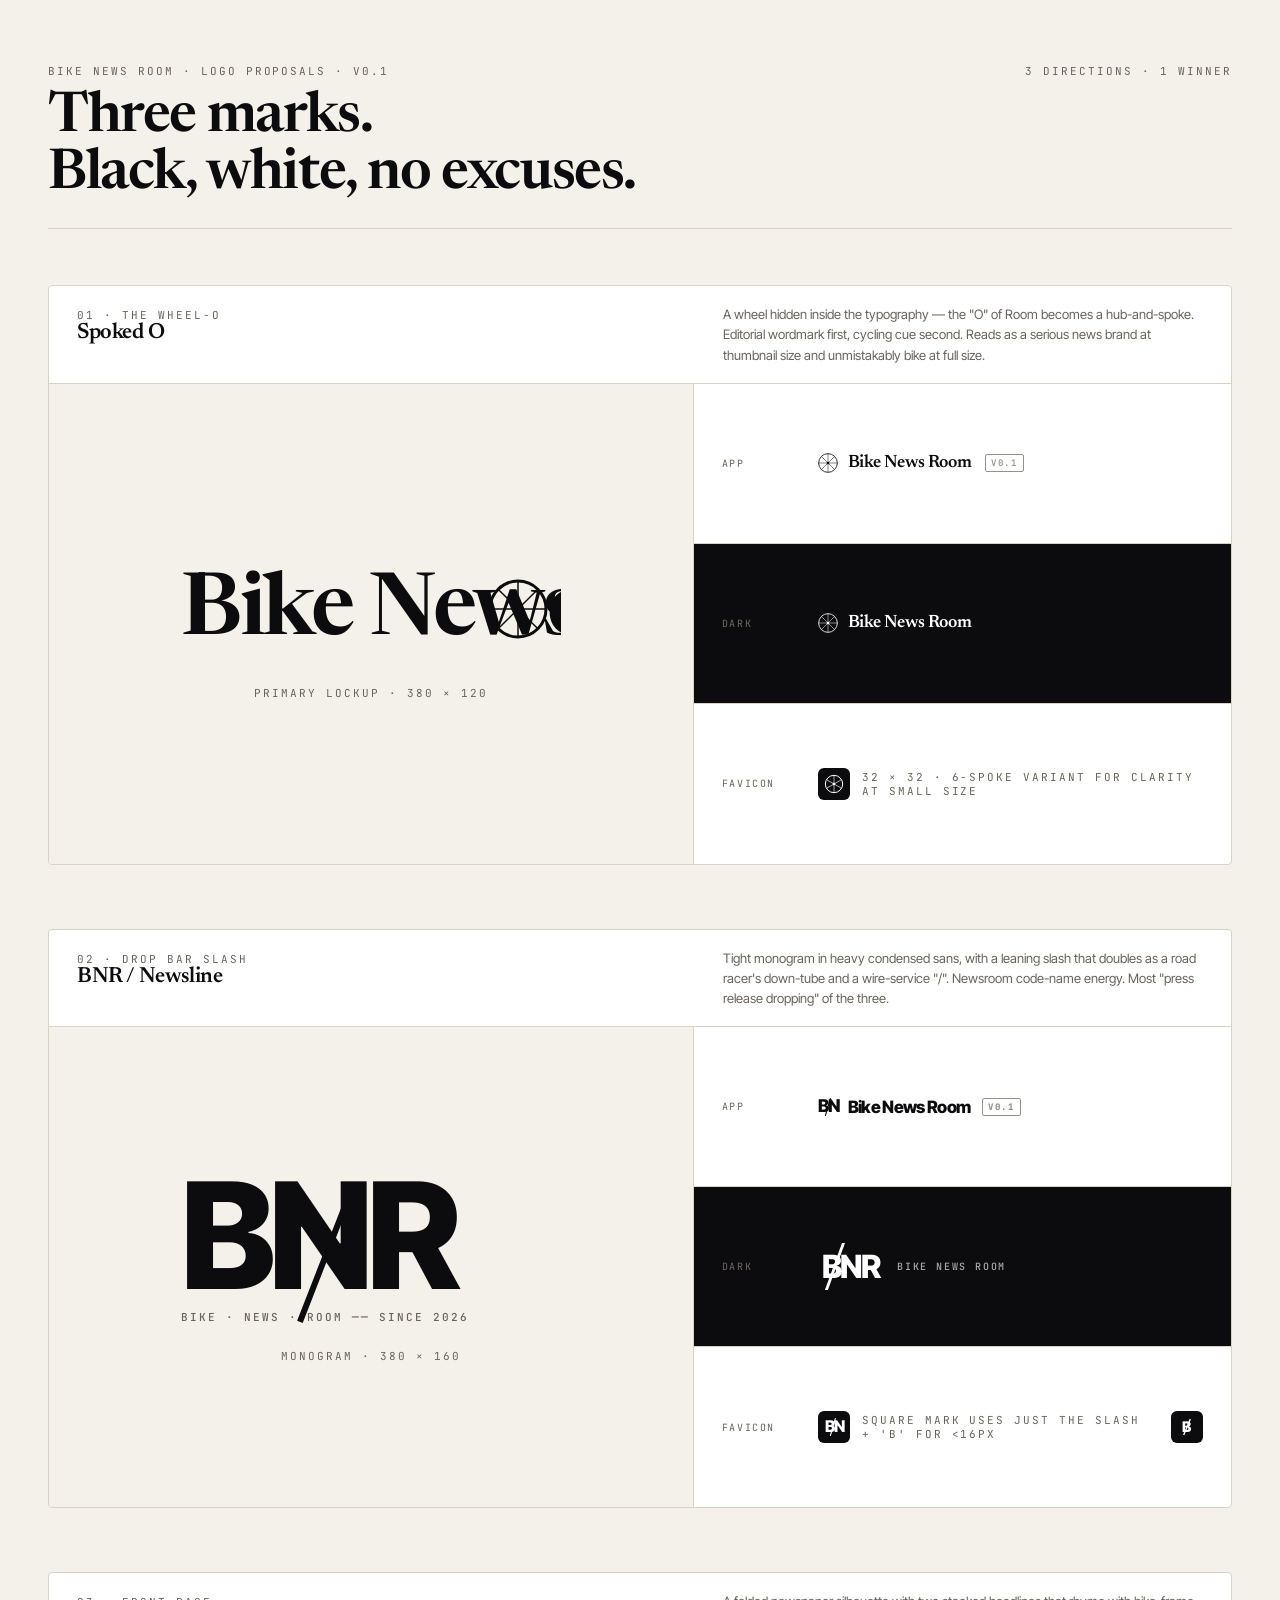
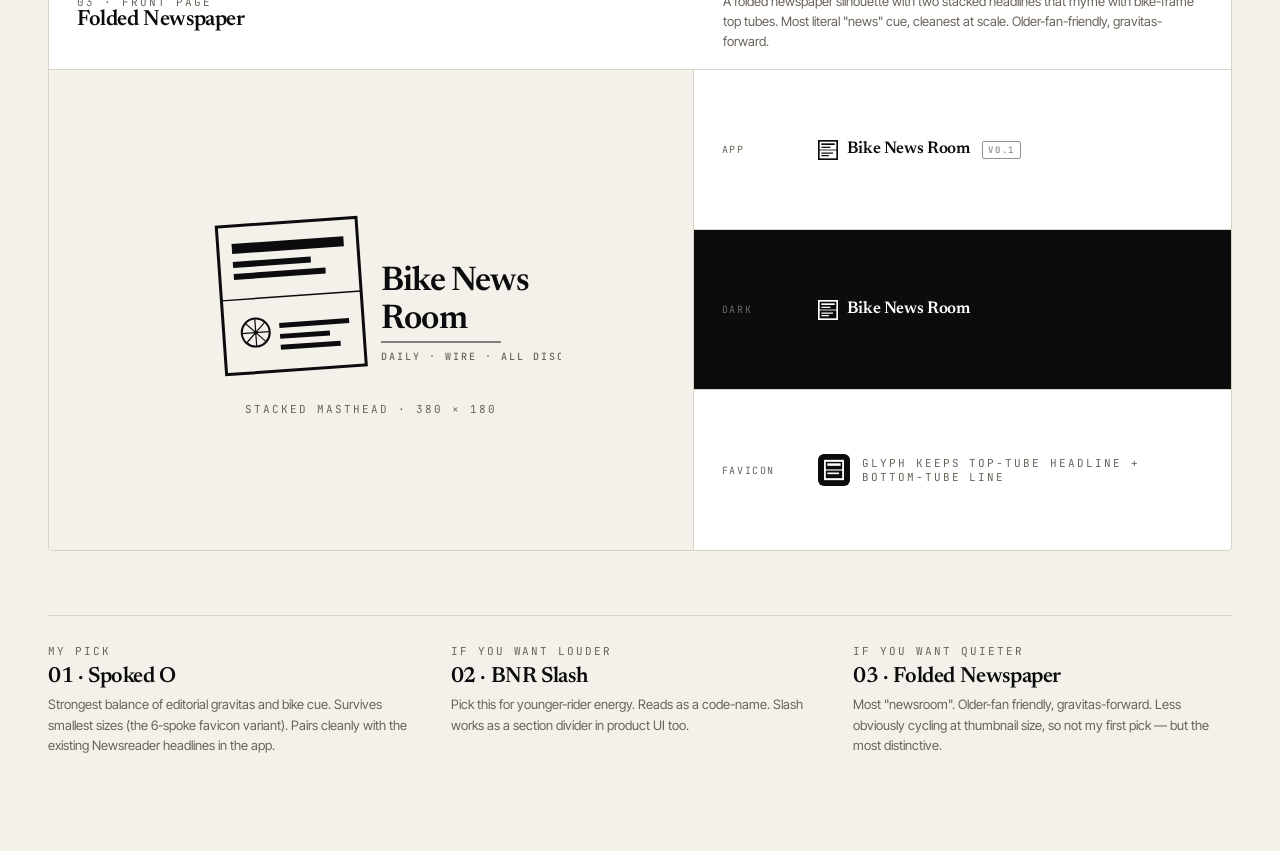
<file: Bike News Room-withlogo/Logo Options.html>
<!doctype html>
<html lang="en">
<head>
<meta charset="utf-8"/>
<meta name="viewport" content="width=device-width,initial-scale=1"/>
<title>Bike News Room — Logo options</title>
<link href="https://fonts.googleapis.com/css2?family=Newsreader:ital,opsz,wght@0,6..72,500;0,6..72,600;0,6..72,700&family=Inter+Tight:wght@500;600;700;800&family=JetBrains+Mono:wght@500;600&display=swap" rel="stylesheet"/>
<style>
  :root {
    --ink: #0c0c0e;
    --paper: #f4f1ea;
    --mute: #6a635a;
    --line: #d9d3c5;
    --serif: "Newsreader", Georgia, serif;
    --sans: "Inter Tight", -apple-system, sans-serif;
    --mono: "JetBrains Mono", ui-monospace, Menlo, monospace;
  }
  * { box-sizing: border-box; }
  html, body { margin: 0; padding: 0; }
  body {
    background: var(--paper);
    color: var(--ink);
    font-family: var(--sans);
    -webkit-font-smoothing: antialiased;
    padding: 64px 48px 96px;
  }
  .page {
    max-width: 1200px;
    margin: 0 auto;
  }
  header {
    border-bottom: 1px solid var(--line);
    padding-bottom: 24px;
    margin-bottom: 56px;
    display: flex; align-items: baseline; justify-content: space-between;
    gap: 24px; flex-wrap: wrap;
  }
  h1 {
    font-family: var(--serif);
    font-size: 56px;
    font-weight: 600;
    letter-spacing: -0.025em;
    line-height: 1.02;
    margin: 0;
    text-wrap: balance;
  }
  .meta {
    font-family: var(--mono);
    font-size: 11px;
    text-transform: uppercase;
    letter-spacing: 0.18em;
    color: var(--mute);
  }
  .grid {
    display: grid;
    grid-template-columns: 1fr;
    gap: 64px;
  }
  .opt {
    border: 1px solid var(--line);
    background: #fff;
    border-radius: 4px;
    overflow: hidden;
  }
  .opt-head {
    display: flex; align-items: baseline; justify-content: space-between;
    padding: 18px 28px;
    border-bottom: 1px solid var(--line);
    gap: 16px; flex-wrap: wrap;
  }
  .opt-id {
    font-family: var(--mono);
    font-size: 11px;
    color: var(--mute);
    text-transform: uppercase;
    letter-spacing: 0.18em;
  }
  .opt-name {
    font-family: var(--serif);
    font-size: 22px;
    font-weight: 600;
    letter-spacing: -0.018em;
  }
  .opt-rationale {
    font-size: 13px;
    color: var(--mute);
    line-height: 1.55;
    max-width: 60ch;
    margin-left: auto;
  }
  .opt-body {
    display: grid;
    grid-template-columns: 1.2fr 1fr;
    min-height: 480px;
  }
  @media (max-width: 900px) {
    .opt-body { grid-template-columns: 1fr; }
  }
  /* Hero — large mark on paper */
  .hero {
    background: var(--paper);
    display: grid;
    place-items: center;
    padding: 64px 32px;
    border-right: 1px solid var(--line);
    position: relative;
  }
  .hero::before, .hero::after {
    content: "";
    position: absolute;
    background-image: linear-gradient(var(--line), var(--line));
    background-size: 1px 12px;
    background-repeat: repeat-y;
    opacity: 0.5;
  }
  /* Specimen column with three uses */
  .specimen {
    display: grid;
    grid-template-rows: 1fr 1fr 1fr;
  }
  .spec-row {
    padding: 24px 28px;
    display: flex; align-items: center; gap: 16px;
    border-bottom: 1px solid var(--line);
    min-height: 110px;
  }
  .spec-row:last-child { border-bottom: 0; }
  .spec-tag {
    font-family: var(--mono);
    font-size: 10px;
    text-transform: uppercase;
    letter-spacing: 0.16em;
    color: var(--mute);
    width: 80px; flex: none;
  }
  .spec-content { flex: 1; display: flex; align-items: center; gap: 12px; }

  /* Inverted swatch */
  .inv { background: var(--ink); color: #fff; }
  .inv .spec-tag { color: #6f6960; }

  /* Logo lockup baseline */
  .lockup {
    display: inline-flex;
    align-items: center;
    gap: 10px;
    font-family: var(--serif);
    font-weight: 600;
    letter-spacing: -0.022em;
    color: currentColor;
  }
  .lockup .wm-mark { flex: none; }
  .lockup .wm-text { line-height: 1; }
  .lockup .wm-tag {
    font-family: var(--mono);
    font-size: 9px;
    text-transform: uppercase;
    letter-spacing: 0.18em;
    color: var(--mute);
    padding: 2px 5px;
    border: 1px solid currentColor;
    border-radius: 2px;
    margin-left: 4px;
    opacity: 0.7;
  }
  .inv .wm-tag { color: #aaa; border-color: #555; opacity: 1; }

  /* Favicon */
  .favicon {
    width: 32px; height: 32px;
    background: var(--ink); color: #fff;
    border-radius: 6px;
    display: grid; place-items: center;
    flex: none;
  }
  .favicon svg { display: block; }

  footer-note {
    display: block;
    margin-top: 48px;
    padding-top: 24px;
    border-top: 1px solid var(--line);
    font-family: var(--mono);
    font-size: 11px;
    color: var(--mute);
    text-transform: uppercase;
    letter-spacing: 0.14em;
  }
</style>
</head>
<body>
<div class="page">

<header>
  <div>
    <div class="meta" style="margin-bottom: 12px;">Bike News Room · Logo proposals · v0.1</div>
    <h1>Three marks.<br/>Black, white, no excuses.</h1>
  </div>
  <div class="meta">3 directions · 1 winner</div>
</header>

<div class="grid">

  <!-- ============ OPTION 1 ============ -->
  <section class="opt">
    <div class="opt-head">
      <div>
        <div class="opt-id">01 · The Wheel-O</div>
        <div class="opt-name">Spoked O</div>
      </div>
      <div class="opt-rationale">A wheel hidden inside the typography — the "O" of Room becomes a hub-and-spoke. Editorial wordmark first, cycling cue second. Reads as a serious news brand at thumbnail size and unmistakably bike at full size.</div>
    </div>
    <div class="opt-body">
      <div class="hero">
        <!-- Big lockup -->
        <div style="display: flex; flex-direction: column; align-items: center; gap: 18px;">
          <svg width="380" height="120" viewBox="0 0 380 120" fill="none" xmlns="http://www.w3.org/2000/svg" aria-label="Bike News Room">
            <text x="0" y="86" font-family="Newsreader, Georgia, serif" font-size="86" font-weight="600" letter-spacing="-2.4" fill="#0c0c0e">Bike News R</text>
            <!-- Wheel "O" -->
            <g transform="translate(308 32)">
              <circle cx="29" cy="29" r="28" stroke="#0c0c0e" stroke-width="3" fill="none"/>
              <circle cx="29" cy="29" r="4" fill="#0c0c0e"/>
              <line x1="29" y1="2" x2="29" y2="56" stroke="#0c0c0e" stroke-width="1.5"/>
              <line x1="29" y1="2" x2="29" y2="56" stroke="#0c0c0e" stroke-width="1.5" transform="rotate(45 29 29)"/>
              <line x1="29" y1="2" x2="29" y2="56" stroke="#0c0c0e" stroke-width="1.5" transform="rotate(90 29 29)"/>
              <line x1="29" y1="2" x2="29" y2="56" stroke="#0c0c0e" stroke-width="1.5" transform="rotate(135 29 29)"/>
            </g>
            <text x="366" y="86" font-family="Newsreader, Georgia, serif" font-size="86" font-weight="600" letter-spacing="-2.4" fill="#0c0c0e">om</text>
          </svg>
          <div class="meta">Primary lockup · 380 × 120</div>
        </div>
      </div>
      <div class="specimen">
        <!-- App header use -->
        <div class="spec-row">
          <div class="spec-tag">App</div>
          <div class="spec-content">
            <span class="lockup" style="font-size: 18px;">
              <svg class="wm-mark" width="20" height="20" viewBox="0 0 60 60" aria-hidden="true">
                <circle cx="30" cy="30" r="28" stroke="currentColor" stroke-width="2.5" fill="none"/>
                <circle cx="30" cy="30" r="4" fill="currentColor"/>
                <line x1="30" y1="2" x2="30" y2="58" stroke="currentColor" stroke-width="1.5"/>
                <line x1="30" y1="2" x2="30" y2="58" stroke="currentColor" stroke-width="1.5" transform="rotate(45 30 30)"/>
                <line x1="30" y1="2" x2="30" y2="58" stroke="currentColor" stroke-width="1.5" transform="rotate(90 30 30)"/>
                <line x1="30" y1="2" x2="30" y2="58" stroke="currentColor" stroke-width="1.5" transform="rotate(135 30 30)"/>
              </svg>
              <span class="wm-text">Bike News Room</span>
              <span class="wm-tag">v0.1</span>
            </span>
          </div>
        </div>
        <!-- Inverted -->
        <div class="spec-row inv">
          <div class="spec-tag">Dark</div>
          <div class="spec-content">
            <span class="lockup" style="font-size: 18px;">
              <svg class="wm-mark" width="20" height="20" viewBox="0 0 60 60" aria-hidden="true">
                <circle cx="30" cy="30" r="28" stroke="currentColor" stroke-width="2.5" fill="none"/>
                <circle cx="30" cy="30" r="4" fill="currentColor"/>
                <line x1="30" y1="2" x2="30" y2="58" stroke="currentColor" stroke-width="1.5"/>
                <line x1="30" y1="2" x2="30" y2="58" stroke="currentColor" stroke-width="1.5" transform="rotate(45 30 30)"/>
                <line x1="30" y1="2" x2="30" y2="58" stroke="currentColor" stroke-width="1.5" transform="rotate(90 30 30)"/>
                <line x1="30" y1="2" x2="30" y2="58" stroke="currentColor" stroke-width="1.5" transform="rotate(135 30 30)"/>
              </svg>
              <span class="wm-text">Bike News Room</span>
            </span>
          </div>
        </div>
        <!-- Favicon / mark only -->
        <div class="spec-row">
          <div class="spec-tag">Favicon</div>
          <div class="spec-content">
            <span class="favicon">
              <svg width="20" height="20" viewBox="0 0 60 60" aria-hidden="true">
                <circle cx="30" cy="30" r="26" stroke="#fff" stroke-width="3" fill="none"/>
                <circle cx="30" cy="30" r="4" fill="#fff"/>
                <line x1="30" y1="4" x2="30" y2="56" stroke="#fff" stroke-width="1.8"/>
                <line x1="30" y1="4" x2="30" y2="56" stroke="#fff" stroke-width="1.8" transform="rotate(60 30 30)"/>
                <line x1="30" y1="4" x2="30" y2="56" stroke="#fff" stroke-width="1.8" transform="rotate(120 30 30)"/>
              </svg>
            </span>
            <span class="meta">32 × 32 · 6-spoke variant for clarity at small size</span>
          </div>
        </div>
      </div>
    </div>
  </section>

  <!-- ============ OPTION 2 ============ -->
  <section class="opt">
    <div class="opt-head">
      <div>
        <div class="opt-id">02 · Drop Bar Slash</div>
        <div class="opt-name">BNR / Newsline</div>
      </div>
      <div class="opt-rationale">Tight monogram in heavy condensed sans, with a leaning slash that doubles as a road racer's down-tube and a wire-service "/". Newsroom code-name energy. Most "press release dropping" of the three.</div>
    </div>
    <div class="opt-body">
      <div class="hero">
        <div style="display: flex; flex-direction: column; align-items: center; gap: 18px;">
          <svg width="380" height="160" viewBox="0 0 380 160" xmlns="http://www.w3.org/2000/svg" aria-label="BNR">
            <!-- Big BNR -->
            <text x="0" y="118" font-family="Inter Tight, sans-serif" font-size="148" font-weight="800" letter-spacing="-6" fill="#0c0c0e">BNR</text>
            <!-- Slash overlay -->
            <line x1="170" y1="20" x2="120" y2="148" stroke="#0c0c0e" stroke-width="6" stroke-linecap="square"/>
            <!-- Tag below -->
            <text x="0" y="150" font-family="JetBrains Mono, monospace" font-size="11" font-weight="500" letter-spacing="2" fill="#6a635a">BIKE · NEWS · ROOM ── SINCE 2026</text>
          </svg>
          <div class="meta">Monogram · 380 × 160</div>
        </div>
      </div>
      <div class="specimen">
        <div class="spec-row">
          <div class="spec-tag">App</div>
          <div class="spec-content">
            <span class="lockup" style="font-family: var(--sans); font-weight: 800; font-size: 17px; letter-spacing: -0.04em; gap: 8px;">
              <svg width="22" height="22" viewBox="0 0 60 60" aria-hidden="true">
                <text x="0" y="44" font-family="Inter Tight" font-size="48" font-weight="800" letter-spacing="-2.4" fill="currentColor">BNR</text>
                <line x1="34" y1="6" x2="20" y2="54" stroke="currentColor" stroke-width="3"/>
              </svg>
              <span>Bike News Room</span>
              <span class="wm-tag">v0.1</span>
            </span>
          </div>
        </div>
        <div class="spec-row inv">
          <div class="spec-tag">Dark</div>
          <div class="spec-content">
            <span style="font-family: var(--sans); font-weight: 800; font-size: 32px; letter-spacing: -0.05em; display: inline-flex; align-items: center; gap: 14px; color: #fff;">
              <span style="position: relative; padding: 0 4px;">
                BNR
                <span style="position: absolute; top: -4px; bottom: -4px; left: 38%; width: 3px; background: #fff; transform: skew(-20deg); transform-origin: top;"></span>
              </span>
              <span style="font-family: var(--mono); font-size: 10px; font-weight: 500; letter-spacing: 0.18em; text-transform: uppercase; color: #aaa;">Bike News Room</span>
            </span>
          </div>
        </div>
        <div class="spec-row">
          <div class="spec-tag">Favicon</div>
          <div class="spec-content">
            <span class="favicon">
              <svg width="22" height="22" viewBox="0 0 60 60">
                <text x="6" y="44" font-family="Inter Tight" font-size="44" font-weight="800" letter-spacing="-2.2" fill="#fff">BNR</text>
                <line x1="34" y1="6" x2="20" y2="54" stroke="#fff" stroke-width="3"/>
              </svg>
            </span>
            <span class="meta">Square mark uses just the slash + 'B' for &lt;16px</span>
            <span class="favicon" style="margin-left: 8px;">
              <svg width="20" height="20" viewBox="0 0 60 60">
                <text x="14" y="44" font-family="Inter Tight" font-size="44" font-weight="800" fill="#fff">B</text>
                <line x1="40" y1="6" x2="20" y2="54" stroke="#fff" stroke-width="4"/>
              </svg>
            </span>
          </div>
        </div>
      </div>
    </div>
  </section>

  <!-- ============ OPTION 3 ============ -->
  <section class="opt">
    <div class="opt-head">
      <div>
        <div class="opt-id">03 · Front Page</div>
        <div class="opt-name">Folded Newspaper</div>
      </div>
      <div class="opt-rationale">A folded newspaper silhouette with two stacked headlines that rhyme with bike-frame top tubes. Most literal "news" cue, cleanest at scale. Older-fan-friendly, gravitas-forward.</div>
    </div>
    <div class="opt-body">
      <div class="hero">
        <div style="display: flex; flex-direction: column; align-items: center; gap: 18px;">
          <svg width="380" height="180" viewBox="0 0 380 180" xmlns="http://www.w3.org/2000/svg" aria-label="Bike News Room">
            <!-- Folded paper rectangle, slight skew -->
            <g transform="translate(40 18) rotate(-4 70 70)">
              <rect x="0" y="0" width="140" height="148" fill="none" stroke="#0c0c0e" stroke-width="3"/>
              <line x1="0" y1="74" x2="140" y2="74" stroke="#0c0c0e" stroke-width="1.5"/>
              <!-- Headline lines / handlebars -->
              <rect x="14" y="18" width="112" height="10" fill="#0c0c0e"/>
              <rect x="14" y="36" width="78" height="6" fill="#0c0c0e"/>
              <rect x="14" y="48" width="92" height="6" fill="#0c0c0e"/>
              <!-- Lower half: a tiny chainring + text -->
              <circle cx="32" cy="108" r="14" stroke="#0c0c0e" stroke-width="2" fill="none"/>
              <circle cx="32" cy="108" r="2" fill="#0c0c0e"/>
              <line x1="32" y1="94" x2="32" y2="122" stroke="#0c0c0e" stroke-width="1.2"/>
              <line x1="18" y1="108" x2="46" y2="108" stroke="#0c0c0e" stroke-width="1.2"/>
              <line x1="22" y1="98" x2="42" y2="118" stroke="#0c0c0e" stroke-width="1.2"/>
              <line x1="22" y1="118" x2="42" y2="98" stroke="#0c0c0e" stroke-width="1.2"/>
              <rect x="56" y="100" width="70" height="5" fill="#0c0c0e"/>
              <rect x="56" y="111" width="50" height="5" fill="#0c0c0e"/>
              <rect x="56" y="122" width="60" height="5" fill="#0c0c0e"/>
            </g>
            <text x="200" y="86" font-family="Newsreader, Georgia, serif" font-size="34" font-weight="600" letter-spacing="-0.8" fill="#0c0c0e">Bike News</text>
            <text x="200" y="124" font-family="Newsreader, Georgia, serif" font-size="34" font-weight="600" letter-spacing="-0.8" fill="#0c0c0e">Room</text>
            <line x1="200" y1="138" x2="320" y2="138" stroke="#0c0c0e" stroke-width="1"/>
            <text x="200" y="156" font-family="JetBrains Mono, monospace" font-size="10" font-weight="500" letter-spacing="2" fill="#6a635a">DAILY · WIRE · ALL DISCIPLINES</text>
          </svg>
          <div class="meta">Stacked masthead · 380 × 180</div>
        </div>
      </div>
      <div class="specimen">
        <div class="spec-row">
          <div class="spec-tag">App</div>
          <div class="spec-content">
            <span class="lockup" style="font-size: 17px; gap: 9px;">
              <svg class="wm-mark" width="20" height="22" viewBox="0 0 24 26" aria-hidden="true">
                <rect x="1" y="2" width="22" height="22" fill="none" stroke="currentColor" stroke-width="2"/>
                <line x1="1" y1="13" x2="23" y2="13" stroke="currentColor" stroke-width="1"/>
                <rect x="4" y="5" width="16" height="2" fill="currentColor"/>
                <rect x="4" y="9" width="11" height="1.5" fill="currentColor"/>
                <rect x="4" y="16" width="14" height="1.5" fill="currentColor"/>
                <rect x="4" y="19" width="9" height="1.5" fill="currentColor"/>
              </svg>
              <span class="wm-text">Bike News Room</span>
              <span class="wm-tag">v0.1</span>
            </span>
          </div>
        </div>
        <div class="spec-row inv">
          <div class="spec-tag">Dark</div>
          <div class="spec-content">
            <span class="lockup" style="font-size: 17px; gap: 9px;">
              <svg class="wm-mark" width="20" height="22" viewBox="0 0 24 26" aria-hidden="true">
                <rect x="1" y="2" width="22" height="22" fill="none" stroke="currentColor" stroke-width="2"/>
                <line x1="1" y1="13" x2="23" y2="13" stroke="currentColor" stroke-width="1"/>
                <rect x="4" y="5" width="16" height="2" fill="currentColor"/>
                <rect x="4" y="9" width="11" height="1.5" fill="currentColor"/>
                <rect x="4" y="16" width="14" height="1.5" fill="currentColor"/>
                <rect x="4" y="19" width="9" height="1.5" fill="currentColor"/>
              </svg>
              <span class="wm-text">Bike News Room</span>
            </span>
          </div>
        </div>
        <div class="spec-row">
          <div class="spec-tag">Favicon</div>
          <div class="spec-content">
            <span class="favicon">
              <svg width="20" height="22" viewBox="0 0 24 26" aria-hidden="true">
                <rect x="1" y="2" width="22" height="22" fill="none" stroke="#fff" stroke-width="2.4"/>
                <line x1="1" y1="13" x2="23" y2="13" stroke="#fff" stroke-width="1.4"/>
                <rect x="4" y="5" width="16" height="3" fill="#fff"/>
                <rect x="4" y="16" width="14" height="2" fill="#fff"/>
              </svg>
            </span>
            <span class="meta">Glyph keeps top-tube headline + bottom-tube line</span>
          </div>
        </div>
      </div>
    </div>
  </section>

</div>

<div style="margin-top: 64px; padding-top: 28px; border-top: 1px solid var(--line); display: grid; grid-template-columns: repeat(3, 1fr); gap: 24px;">
  <div>
    <div class="meta" style="margin-bottom: 8px;">My pick</div>
    <div style="font-family: var(--serif); font-size: 22px; font-weight: 600; letter-spacing: -0.018em;">01 · Spoked O</div>
    <div style="font-size: 13px; color: var(--mute); line-height: 1.55; margin-top: 6px;">Strongest balance of editorial gravitas and bike cue. Survives smallest sizes (the 6-spoke favicon variant). Pairs cleanly with the existing Newsreader headlines in the app.</div>
  </div>
  <div>
    <div class="meta" style="margin-bottom: 8px;">If you want louder</div>
    <div style="font-family: var(--serif); font-size: 22px; font-weight: 600; letter-spacing: -0.018em;">02 · BNR Slash</div>
    <div style="font-size: 13px; color: var(--mute); line-height: 1.55; margin-top: 6px;">Pick this for younger-rider energy. Reads as a code-name. Slash works as a section divider in product UI too.</div>
  </div>
  <div>
    <div class="meta" style="margin-bottom: 8px;">If you want quieter</div>
    <div style="font-family: var(--serif); font-size: 22px; font-weight: 600; letter-spacing: -0.018em;">03 · Folded Newspaper</div>
    <div style="font-size: 13px; color: var(--mute); line-height: 1.55; margin-top: 6px;">Most "newsroom". Older-fan friendly, gravitas-forward. Less obviously cycling at thumbnail size, so not my first pick — but the most distinctive.</div>
  </div>
</div>

</div>
</body>
</html>
</file>
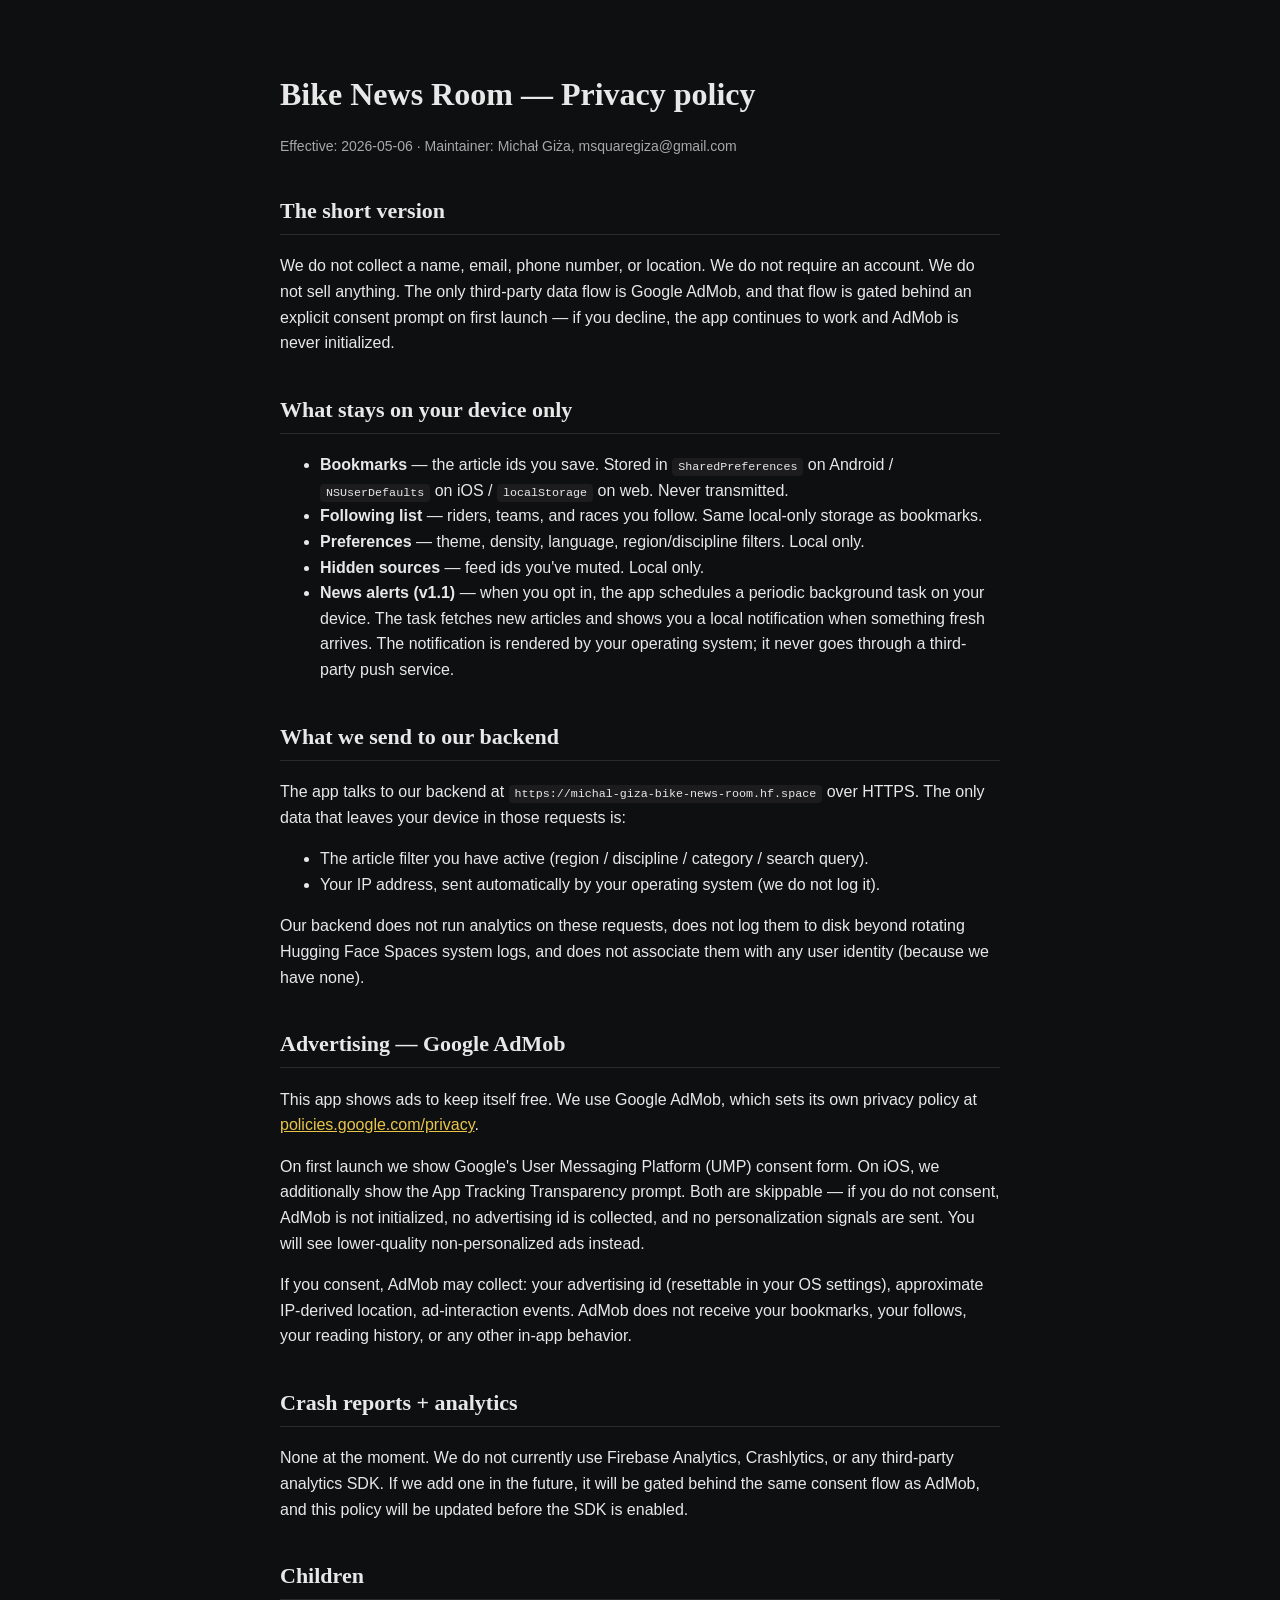
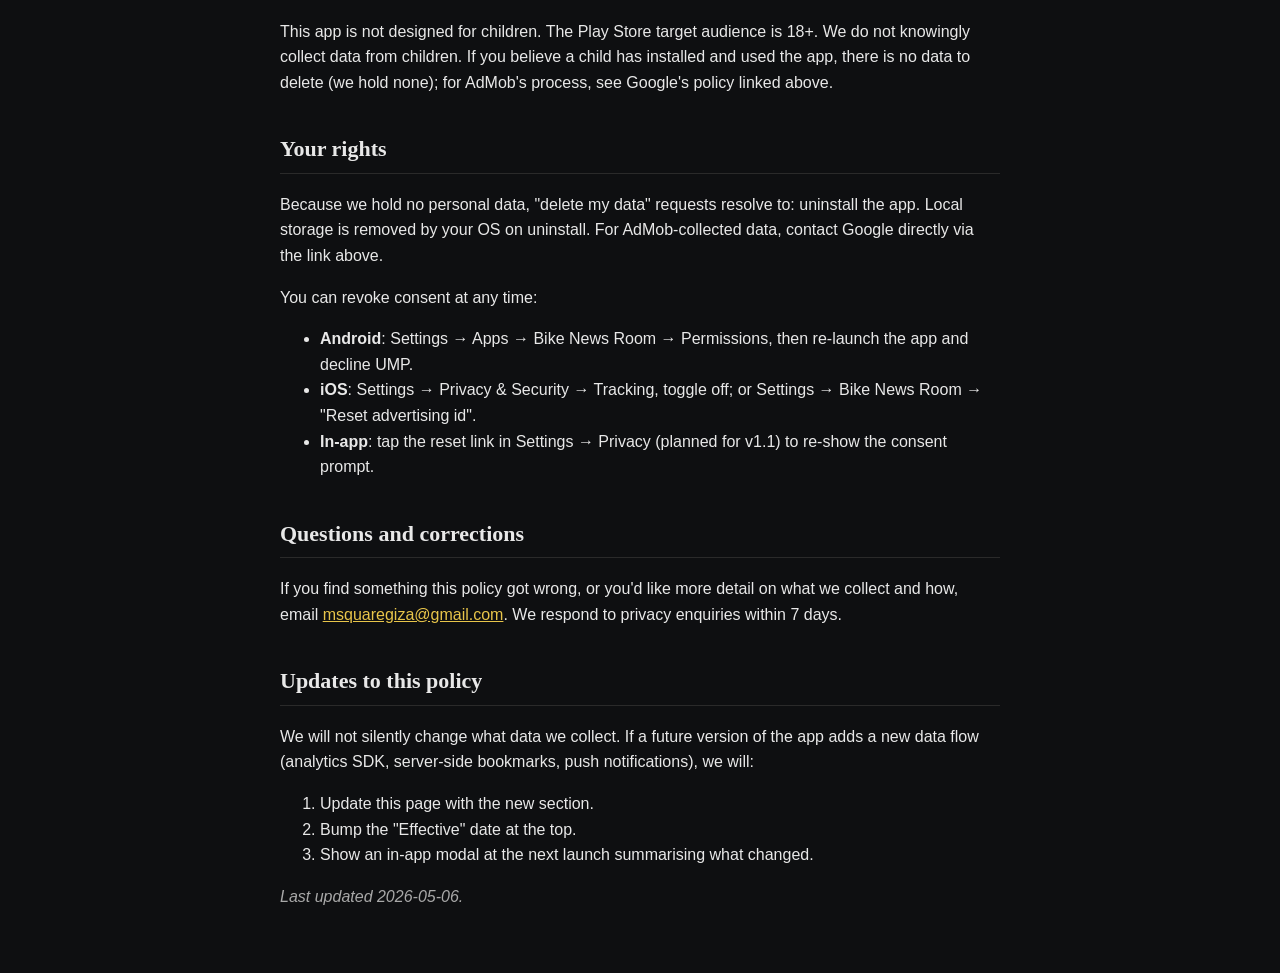
<file: frontend/web/privacy.html>
<!DOCTYPE html>
<html lang="en">
<head>
  <meta charset="UTF-8">
  <meta name="viewport" content="width=device-width, initial-scale=1.0">
  <title>Bike News Room — Privacy policy</title>
  <meta name="description" content="Privacy policy for the Bike News Room cycling news aggregator. We collect no personal data. We use ads only after you opt in.">
  <meta name="robots" content="index,follow">
  <style>
    :root {
      --bg: #0E0F11;
      --fg: #E8E8E8;
      --fg-dim: #A8A8A8;
      --accent: #E8C54A;
      --line: #2A2A2A;
    }
    body { background: var(--bg); color: var(--fg); font-family: -apple-system, BlinkMacSystemFont, 'Segoe UI', Roboto, sans-serif; max-width: 720px; margin: 0 auto; padding: 48px 24px; line-height: 1.6; }
    h1 { font-family: Georgia, serif; font-size: 32px; margin-bottom: 8px; }
    h2 { font-family: Georgia, serif; font-size: 22px; margin-top: 36px; border-bottom: 1px solid var(--line); padding-bottom: 6px; }
    p, li { color: var(--fg); }
    .meta { color: var(--fg-dim); font-size: 14px; margin-bottom: 32px; }
    a { color: var(--accent); }
    code { background: #1c1c1e; padding: 2px 6px; border-radius: 4px; font-size: 0.9em; }
    .updated { color: var(--fg-dim); font-style: italic; }
  </style>
</head>
<body>
  <h1>Bike News Room — Privacy policy</h1>
  <p class="meta">Effective: 2026-05-06 · Maintainer: Michał Giża, msquaregiza@gmail.com</p>

  <h2>The short version</h2>
  <p>We do not collect a name, email, phone number, or location. We do not require an account. We do not sell anything. The only third-party data flow is Google AdMob, and that flow is gated behind an explicit consent prompt on first launch — if you decline, the app continues to work and AdMob is never initialized.</p>

  <h2>What stays on your device only</h2>
  <ul>
    <li><strong>Bookmarks</strong> — the article ids you save. Stored in <code>SharedPreferences</code> on Android / <code>NSUserDefaults</code> on iOS / <code>localStorage</code> on web. Never transmitted.</li>
    <li><strong>Following list</strong> — riders, teams, and races you follow. Same local-only storage as bookmarks.</li>
    <li><strong>Preferences</strong> — theme, density, language, region/discipline filters. Local only.</li>
    <li><strong>Hidden sources</strong> — feed ids you've muted. Local only.</li>
    <li><strong>News alerts (v1.1)</strong> — when you opt in, the app schedules a periodic background task on your device. The task fetches new articles and shows you a local notification when something fresh arrives. The notification is rendered by your operating system; it never goes through a third-party push service.</li>
  </ul>

  <h2>What we send to our backend</h2>
  <p>The app talks to our backend at <code>https://michal-giza-bike-news-room.hf.space</code> over HTTPS. The only data that leaves your device in those requests is:</p>
  <ul>
    <li>The article filter you have active (region / discipline / category / search query).</li>
    <li>Your IP address, sent automatically by your operating system (we do not log it).</li>
  </ul>
  <p>Our backend does not run analytics on these requests, does not log them to disk beyond rotating Hugging Face Spaces system logs, and does not associate them with any user identity (because we have none).</p>

  <h2>Advertising — Google AdMob</h2>
  <p>This app shows ads to keep itself free. We use Google AdMob, which sets its own privacy policy at <a href="https://policies.google.com/privacy">policies.google.com/privacy</a>.</p>
  <p>On first launch we show Google's User Messaging Platform (UMP) consent form. On iOS, we additionally show the App Tracking Transparency prompt. Both are skippable — if you do not consent, AdMob is not initialized, no advertising id is collected, and no personalization signals are sent. You will see lower-quality non-personalized ads instead.</p>
  <p>If you consent, AdMob may collect: your advertising id (resettable in your OS settings), approximate IP-derived location, ad-interaction events. AdMob does not receive your bookmarks, your follows, your reading history, or any other in-app behavior.</p>

  <h2>Crash reports + analytics</h2>
  <p>None at the moment. We do not currently use Firebase Analytics, Crashlytics, or any third-party analytics SDK. If we add one in the future, it will be gated behind the same consent flow as AdMob, and this policy will be updated before the SDK is enabled.</p>

  <h2>Children</h2>
  <p>This app is not designed for children. The Play Store target audience is 18+. We do not knowingly collect data from children. If you believe a child has installed and used the app, there is no data to delete (we hold none); for AdMob's process, see Google's policy linked above.</p>

  <h2>Your rights</h2>
  <p>Because we hold no personal data, "delete my data" requests resolve to: uninstall the app. Local storage is removed by your OS on uninstall. For AdMob-collected data, contact Google directly via the link above.</p>
  <p>You can revoke consent at any time:</p>
  <ul>
    <li><strong>Android</strong>: Settings → Apps → Bike News Room → Permissions, then re-launch the app and decline UMP.</li>
    <li><strong>iOS</strong>: Settings → Privacy & Security → Tracking, toggle off; or Settings → Bike News Room → "Reset advertising id".</li>
    <li><strong>In-app</strong>: tap the reset link in Settings → Privacy (planned for v1.1) to re-show the consent prompt.</li>
  </ul>

  <h2>Questions and corrections</h2>
  <p>If you find something this policy got wrong, or you'd like more detail on what we collect and how, email <a href="mailto:msquaregiza@gmail.com">msquaregiza@gmail.com</a>. We respond to privacy enquiries within 7 days.</p>

  <h2>Updates to this policy</h2>
  <p>We will not silently change what data we collect. If a future version of the app adds a new data flow (analytics SDK, server-side bookmarks, push notifications), we will:</p>
  <ol>
    <li>Update this page with the new section.</li>
    <li>Bump the "Effective" date at the top.</li>
    <li>Show an in-app modal at the next launch summarising what changed.</li>
  </ol>

  <p class="updated">Last updated 2026-05-06.</p>
</body>
</html>
</file>
